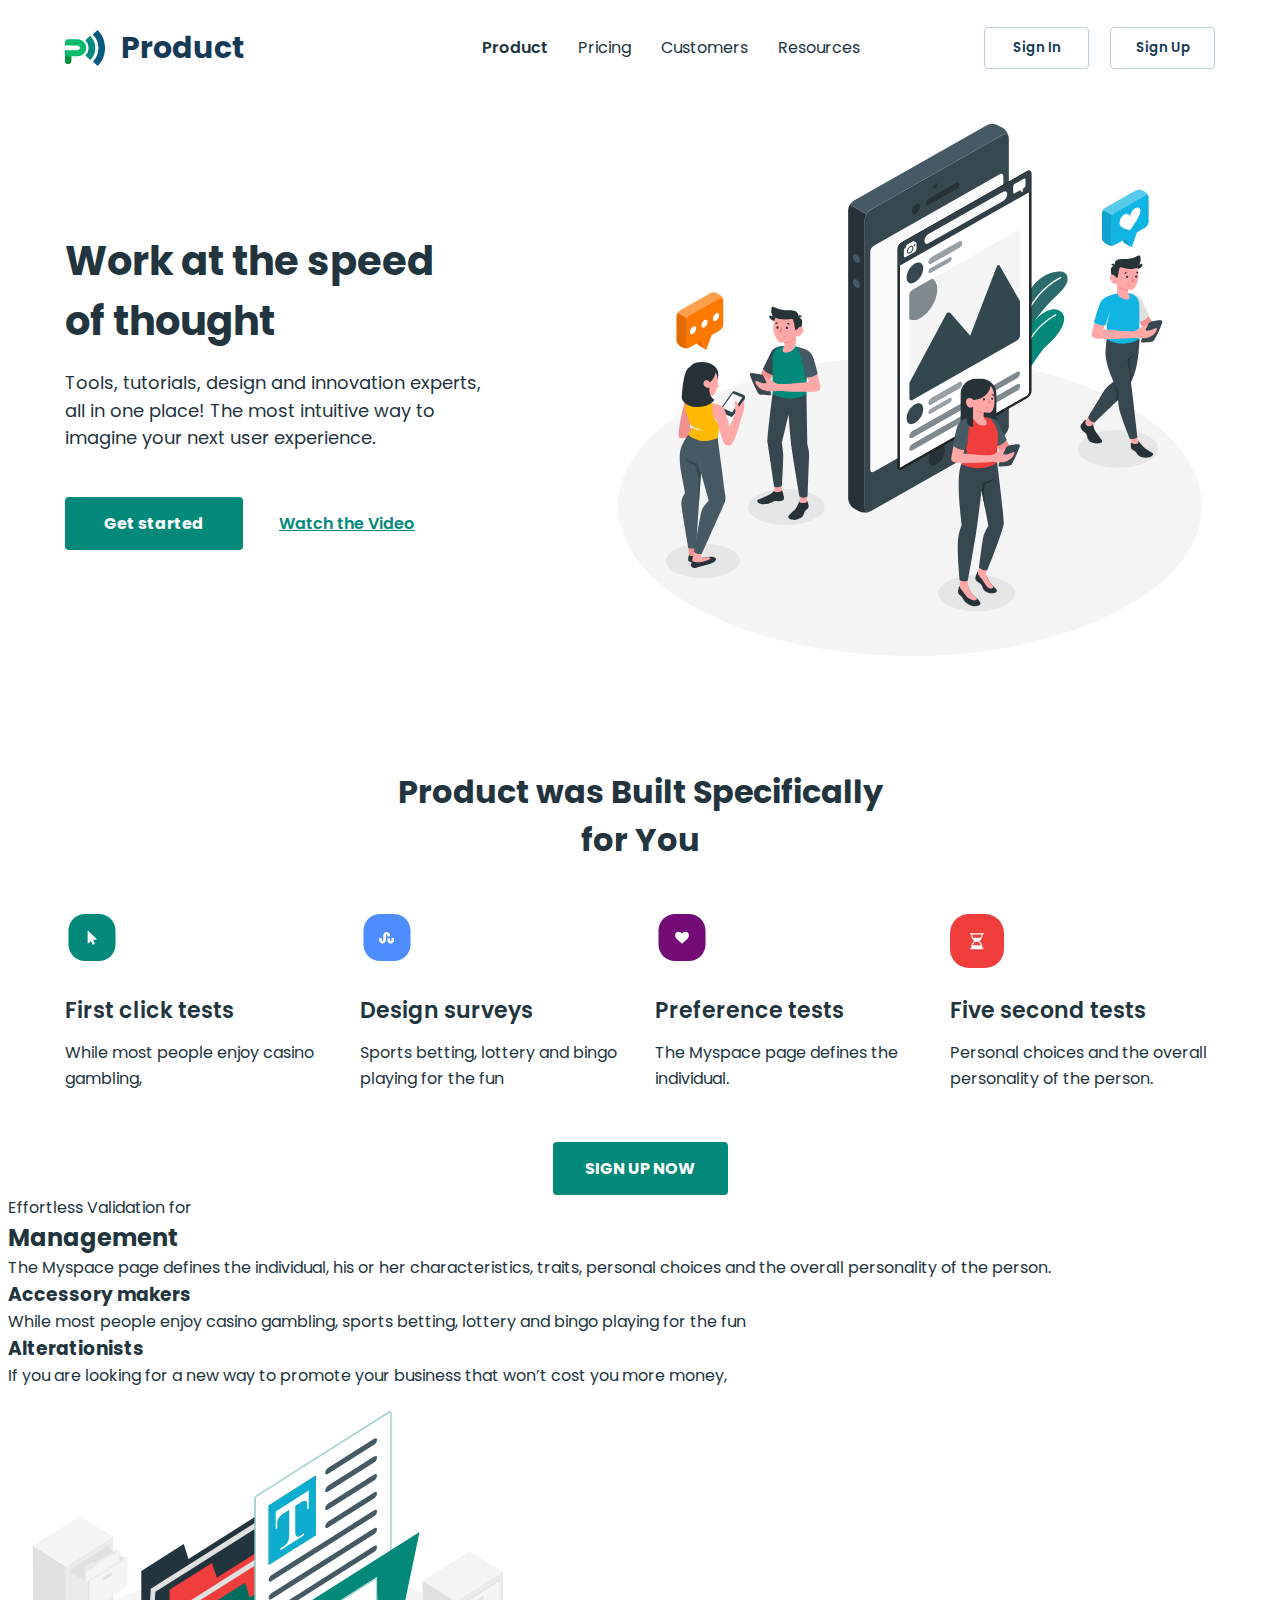
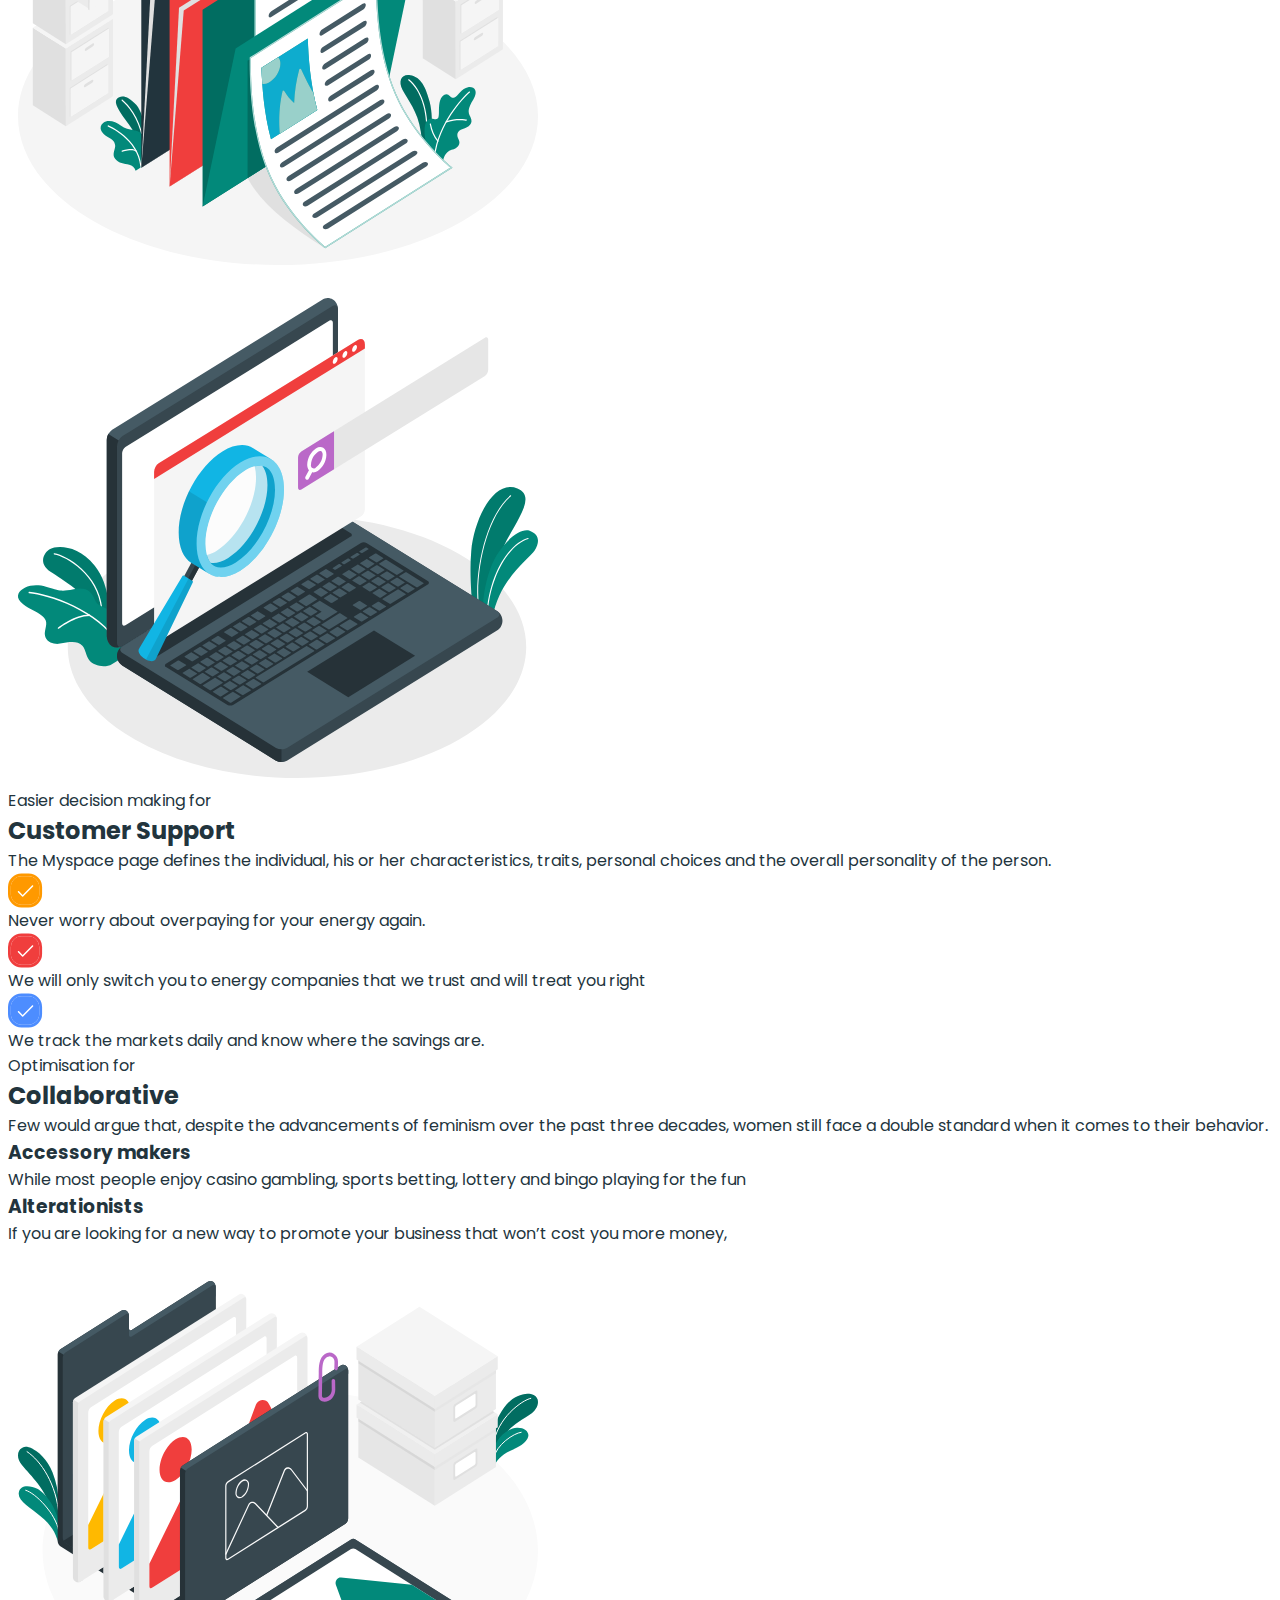
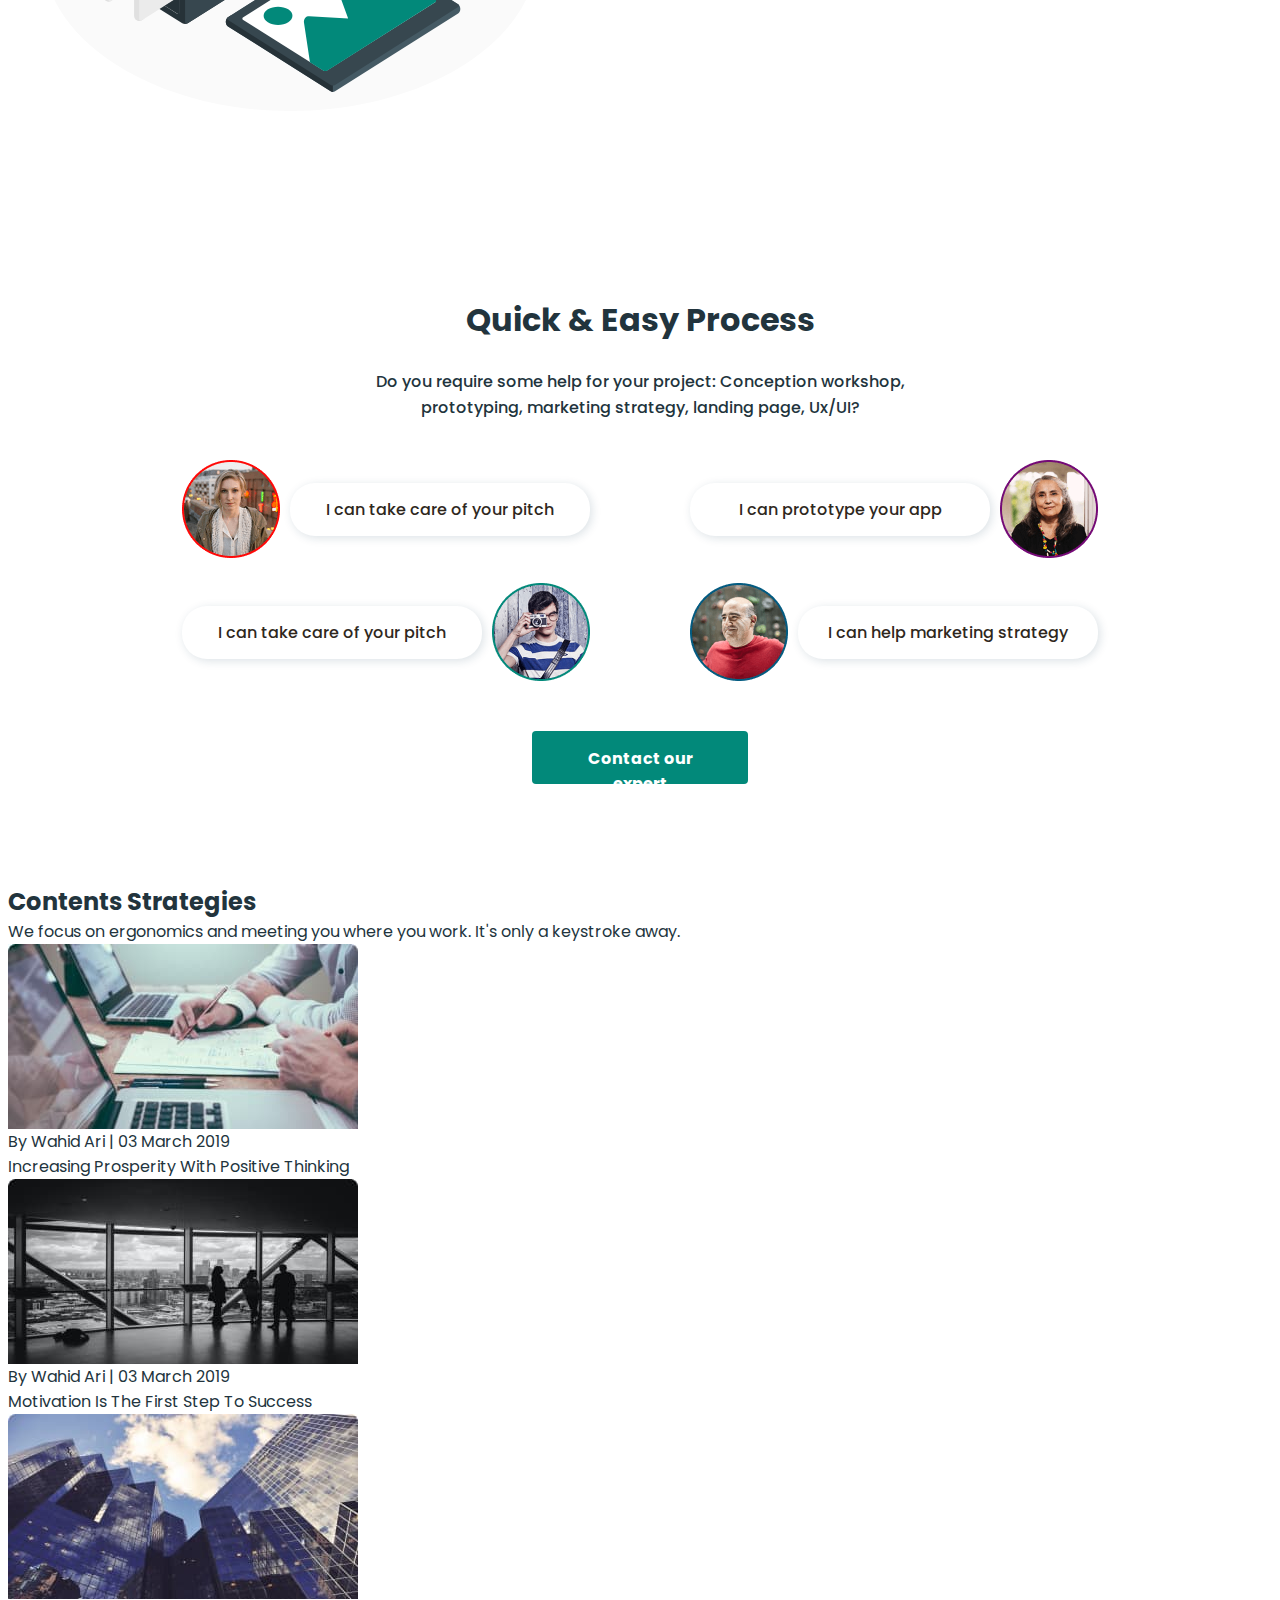
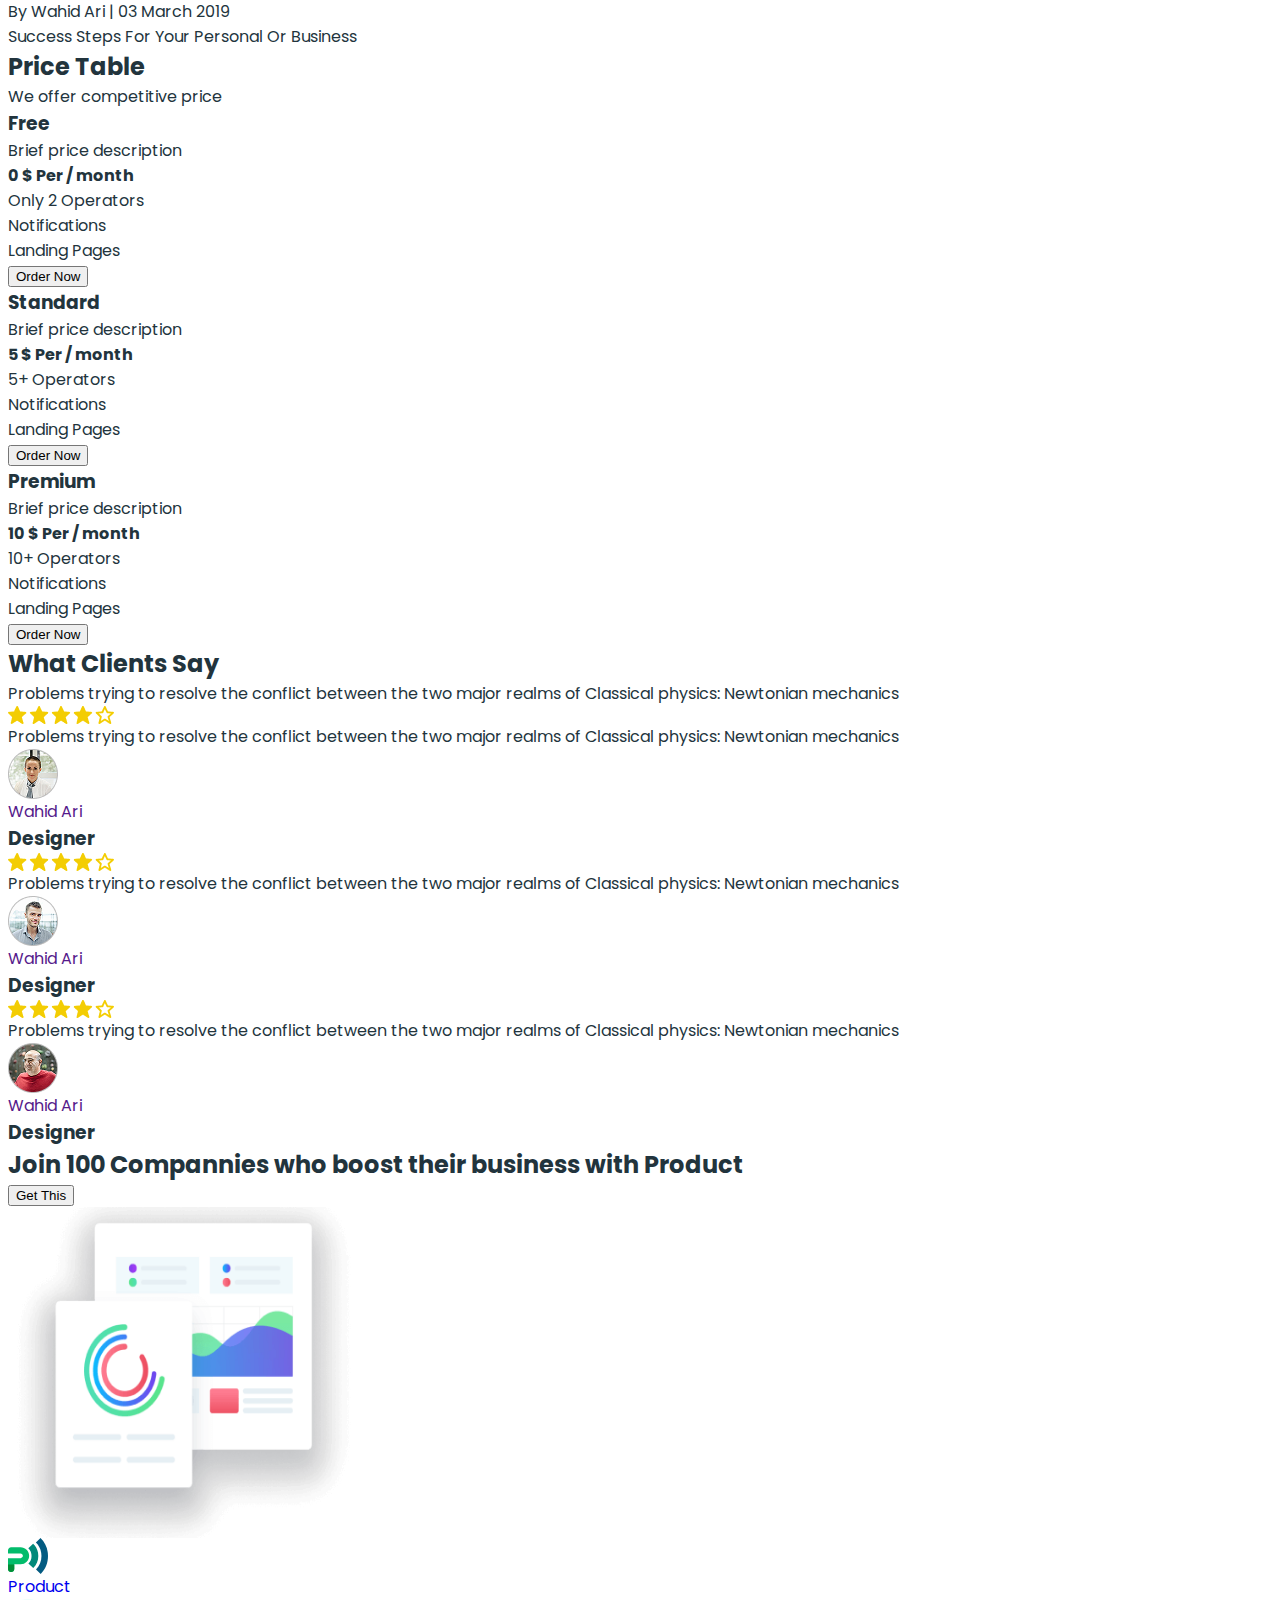
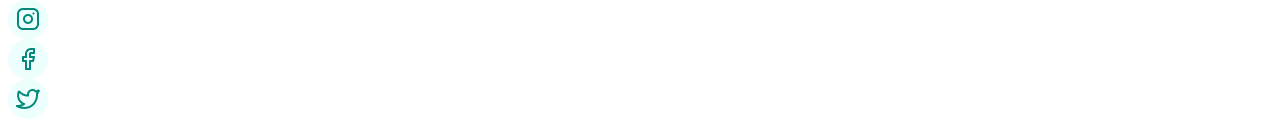
<file: index.html>
<!DOCTYPE html>
<html lang="en">
  <head>
    <meta charset="UTF-8" />
    <meta name="viewport" content="width=device-width, initial-scale=1.0" />
    <title>Business promotion</title>
    <link
      rel="stylesheet"
      href="https://cdnjs.cloudflare.com/ajax/libs/modern-normalize/3.0.1/modern-normalize.min.css"
      integrity="sha512-q6WgHqiHlKyOqslT/lgBgodhd03Wp4BEqKeW6nNtlOY4quzyG3VoQKFrieaCeSnuVseNKRGpGeDU3qPmabCANg=="
      crossorigin="anonymous"
      referrerpolicy="no-referrer"
    />
    <link rel="preconnect" href="https://fonts.googleapis.com" />
    <link rel="preconnect" href="https://fonts.gstatic.com" crossorigin />
    <link
      href="https://fonts.googleapis.com/css2?family=Asap:wght@500&family=Inter:opsz,wght@14..32,100..900&family=Montserrat:wght@100..900&family=Poppins:wght@400;500;600;700;800&family=Roboto:wght@100..900&display=swap"
      rel="stylesheet"
    />
    <link rel="stylesheet" href="./css/styles.css" />
  </head>

  <body>
    <header class="header">
      <div class="container header-container">
        <a href="./index.html" class="logo"
          ><img
            src="images/logo.svg"
            alt="logo"
            width="40"
            height="36"
          />Product</a
        >
        <nav class="header-nav">
          <ul class="header-nav-list">
            <li class="header-nav-item">
              <a class="header-nav-link current" href="./index.html">Product</a>
            </li>
            <li class="header-nav-item">
              <a class="header-nav-link" href="./pricing.html">Pricing</a>
            </li>
            <li class="header-nav-item">
              <a class="header-nav-link" href="./customers.html">Customers</a>
            </li>
            <li class="header-nav-item">
              <a class="header-nav-link" href="">Resources</a>
            </li>
          </ul>
        </nav>
        <ul class="header-btn-list">
          <li class="header-btn-item">
            <button class="header-btn" type="button">Sign In</button>
          </li>
          <li class="header-btn-item">
            <button class="header-btn" type="button">Sign Up</button>
          </li>
        </ul>
      </div>
    </header>

    <main>
      <section class="hero">
        <div class="container hero-container">
          <div>
            <h1 class="hero-title">Work at the speed of thought</h1>
            <p class="hero-text">
              Tools, tutorials, design and innovation experts, all in one place!
              The most intuitive way to imagine your next user experience.
            </p>
            <ul class="hero-btn-list">
              <li>
                <button class="hero-btn-start" type="button">
                  Get started
                </button>
              </li>
              <li>
                <button class="hero-btn-video" type="button">
                  Watch the Video
                </button>
              </li>
            </ul>
          </div>
          <img
            src="./images/hero-img.svg"
            alt="hero-img"
            width="610"
            height="555"
          />
        </div>
      </section>

      <section class="products">
        <div class="container">
          <h2 class="products-title">Product was Built Specifically for You</h2>
          <ul class="products-list">
            <li class="products-item">
              <img
                class="products-icon"
                src="./images/icon-1.svg"
                alt="icon-1"
                width="54"
                height="54"
              />
              <h3 class="products-title-text">First click tests</h3>
              <p class="products-text">
                While most people enjoy casino gambling,
              </p>
            </li>
            <li class="products-item">
              <img
                class="products-icon"
                src="./images/icon-2.svg"
                alt="icon-2"
                width="54"
                height="54"
              />
              <h3 class="products-title-text">Design surveys</h3>
              <p class="products-text">
                Sports betting, lottery and bingo playing for the fun
              </p>
            </li>
            <li class="products-item">
              <img
                class="products-icon"
                src="./images/icon-3.svg"
                alt="icon-3"
                width="54"
                height="54"
              />
              <h3 class="products-title-text">Preference tests</h3>
              <p class="products-text">
                The Myspace page defines the individual.
              </p>
            </li>
            <li class="products-item">
              <img
                class="products-icon"
                src="./images/icon-4.svg"
                alt="icon-4"
                width="54"
                height="54"
              />
              <h3 class="products-title-text">Five second tests</h3>
              <p class="products-text">
                Personal choices and the overall personality of the person.
              </p>
            </li>
          </ul>
          <button class="products-btn" type="button">sign up now</button>
        </div>
      </section>

      <section>
        <p>Effortless Validation for</p>
        <h2>Management</h2>
        <p>
          The Myspace page defines the individual, his or her characteristics,
          traits, personal choices and the overall personality of the person.
        </p>
        <ul>
          <li>
            <h3>Accessory makers</h3>
            <p>
              While most people enjoy casino gambling, sports betting, lottery
              and bingo playing for the fun
            </p>
          </li>
          <li>
            <h3>Alterationists</h3>
            <p>
              If you are looking for a new way to promote your business that
              won’t cost you more money,
            </p>
          </li>
        </ul>
        <img
          src="./images/management-img.svg"
          alt="management"
          width="540"
          height="500"
        />
      </section>
    </main>

    <section>
      <img
        src="./images/customer-support/support-img.svg"
        alt="customer-support"
        width="540"
        height="500"
      />
      <p>Easier decision making for</p>
      <h2>Customer Support</h2>
      <p>
        The Myspace page defines the individual, his or her characteristics,
        traits, personal choices and the overall personality of the person.
      </p>
      <ul>
        <li>
          <img
            src="./images/customer-support/icon-orange.svg"
            alt="icon-orange"
            width="35"
            height="35"
          />
          <p>Never worry about overpaying for your energy again.</p>
        </li>
        <li>
          <img
            src="./images/customer-support/icon-red.svg"
            alt="icon-red"
            width="35"
            height="35"
          />
          <p>
            We will only switch you to energy companies that we trust and will
            treat you right
          </p>
        </li>
        <li>
          <img
            src="./images/customer-support/icon-blue.svg"
            alt="icon-blue"
            width="35"
            height="35"
          />
          <p>We track the markets daily and know where the savings are.</p>
        </li>
      </ul>
    </section>

    <section>
      <p>Optimisation for</p>
      <h2>Collaborative</h2>
      <p>
        Few would argue that, despite the advancements of feminism over the past
        three decades, women still face a double standard when it comes to their
        behavior.
      </p>
      <ul>
        <li>
          <h3>Accessory makers</h3>
          <p>
            While most people enjoy casino gambling, sports betting, lottery and
            bingo playing for the fun
          </p>
        </li>
        <li>
          <h3>Alterationists</h3>
          <p>
            If you are looking for a new way to promote your business that won’t
            cost you more money,
          </p>
        </li>
      </ul>
      <img
        src="./images/collaboration-img.svg"
        alt="collaboration"
        width="540"
        height="500"
      />
    </section>

    <!-- region Quick Easy -->
    <section class="q-section">
      <div class="q-container">
        <h2 class="q-title">Quick & Easy Process</h2>
        <p class="q-text">
          Do you require some help for your project: Conception workshop,
          prototyping, marketing strategy, landing page, Ux/UI?
        </p>
        <ul class="q-list">
          <li class="q-item">
            <img
              class="q-photo"
              src="./images/av1.png"
              alt="av1"
              width="98"
              height="98"
            />
            <p class="q-item-text">I can take care of your pitch</p>
          </li>
          <li class="q-item">
            <img
              class="q-photo"
              src="./images/av2.png"
              alt="av2"
              width="98"
              height="98"
            />
            <p class="q-item-text">I can prototype your app</p>
          </li>
          <li class="q-item">
            <img
              class="q-photo"
              src="./images/av3.png"
              alt="av3"
              width="98"
              height="98"
            />
            <p class="q-item-text">I can take care of your pitch</p>
          </li>
          <li class="q-item">
            <img
              class="q-photo"
              src="./images/av4.png"
              alt="av4"
              width="98"
              height="98"
            />
            <p class="q-item-text">I can help marketing strategy</p>
          </li>
        </ul>
        <button class="q-button" type="button">Contact our expert</button>
      </div>
    </section>

    <!-- #endregion Quick Easy -->

    <section>
      <h2>Contents Strategies</h2>
      <p>
        We focus on ergonomics and meeting you where you work. It's only a
        keystroke away.
      </p>
      <ul>
        <li>
          <img
            src="./images/content-strategies/photo1.jpg"
            alt="content-one"
            width="350"
            height="185"
          />
          <p>By Wahid Ari | 03 March 2019</p>
          <p>Increasing Prosperity With Positive Thinking</p>
        </li>
        <li>
          <img
            src="./images/content-strategies/photo2.jpg"
            alt="content-two"
            width="350"
            height="185"
          />
          <p>By Wahid Ari | 03 March 2019</p>
          <p>Motivation Is The First Step To Success</p>
        </li>
        <li>
          <img
            src="./images/content-strategies/photo3.jpg"
            alt="content-three"
            width="350"
            height="185"
          />
          <p>By Wahid Ari | 03 March 2019</p>
          <p>Success Steps For Your Personal Or Business</p>
        </li>
      </ul>
    </section>

    <section>
      <h2>Price Table</h2>
      <p>We offer competitive price</p>
      <ul>
        <li>
          <h3>Free</h3>
          <p>Brief price description</p>
          <h4>0 $ Per / month</h4>
          <ul>
            <li>
              <p>Only 2 Operators</p>
            </li>
            <li>
              <p>Notifications</p>
            </li>
            <li>
              <p>Landing Pages</p>
            </li>
          </ul>
          <button type="button">Order Now</button>
        </li>
        <li>
          <h3>Standard</h3>
          <p>Brief price description</p>
          <h4>5 $ Per / month</h4>
          <ul>
            <li>
              <p>5+ Operators</p>
            </li>
            <li>
              <p>Notifications</p>
            </li>
            <li>
              <p>Landing Pages</p>
            </li>
          </ul>
          <button type="button">Order Now</button>
        </li>
        <li>
          <h3>Premium</h3>
          <p>Brief price description</p>
          <h4>10 $ Per / month</h4>
          <ul>
            <li><p>10+ Operators</p></li>
            <li><p>Notifications</p></li>
            <li>
              <p>Landing Pages</p>
            </li>
          </ul>
          <button type="button">Order Now</button>
        </li>
      </ul>
    </section>

    <section>
      <h2>What Clients Say</h2>
      <p>
        Problems trying to resolve the conflict between the two major realms of
        Classical physics: Newtonian mechanics
      </p>
      <ul>
        <li>
          <img src="./images/Group 204.png" alt="" width="106" height="18" />
          <p>
            Problems trying to resolve the conflict between the two major realms
            of Classical physics: Newtonian mechanics
          </p>
          <img
            src="./images/clients/client1.png"
            alt="clien1"
            width="50"
            height="50"
          /><a href="">Wahid Ari</a>
          <h3>Designer</h3>
        </li>
        <li>
          <img src="./images/Group 204.png" alt="" width="106" height="18" />
          <p>
            Problems trying to resolve the conflict between the two major realms
            of Classical physics: Newtonian mechanics
          </p>
          <img
            src="./images/clients/client2.png"
            alt="client2"
            width="50"
            height="50"
          /><a href="">Wahid Ari</a>
          <h3>Designer</h3>
        </li>
        <li>
          <img src="./images/Group 204.png" alt="" width="106" height="18" />
          <p>
            Problems trying to resolve the conflict between the two major realms
            of Classical physics: Newtonian mechanics
          </p>
          <img
            src="./images/clients/client3.png"
            alt="client3"
            width="50"
            height="50"
          /><a href="">Wahid Ari</a>
          <h3>Designer</h3>
        </li>
      </ul>
    </section>

    <section>
      <h2>Join 100 Compannies who boost their business with Product</h2>
      <button type="button">Get This</button>
      <img src="./images/graphics.png" alt="" width="351" height="331" />
    </section>

    <footer>
      <a href="./index.html"
        ><img
          src="images/logo.svg"
          alt="logo"
          width="40"
          height="36"
        />Product</a
      >
      <nav>
        <ul>
          <li>
            <a href=""
              ><img
                src="./images/footer/insta.png"
                alt="instagram"
                width="40"
                height="40"
            /></a>
          </li>
          <li>
            <a href=""
              ><img
                src="./images/footer/fb.png"
                alt="facebook"
                width="40"
                height="40"
            /></a>
          </li>
          <li>
            <a href=""
              ><img
                src="./images/footer/twit.png"
                alt="twitter"
                width="40"
                height="40"
            /></a>
          </li>
        </ul>
      </nav>
    </footer>
  </body>
</html>
</file>
<file: css/styles.css>
body {
    font-family: "Poppins", sans-serif;
    color: #22343d;
    background-color: #fff;
}
ul, ol {
    list-style: none;
    margin: 0;
    padding-left: 0;
}
a {
    text-decoration: none;
}
img {
    display: block;
}
h1, h2, h3, h4, h5, h6, p {
    margin: 0;
}
button {
    cursor: pointer;
}
.container {
    width: 1150px;
    padding: 0 20px;
    margin: 0 auto;
}

/* Header */
.header {}

.header-container {
    display: flex;
    align-items: center;
}

.logo {
    display: flex;
    align-items: center;
    gap: 16px;
    margin-right: 237px;
    font-weight: 700;
    font-size: 30px;
    line-height: 0.93;
    color: #173a56;
}

.header-nav {
    margin-right: auto;
}

.header-nav-list {
    display: flex;
    gap: 30px;
    
}
.current {
    font-weight: 600;
}
.header-nav-item {}

.header-nav-link {
    display: block;
    line-height: 1.75;
    color: #22343d;
    padding: 26px 0;
}

.header-btn-list {
    display: flex;
    gap: 21px;
}

.header-btn-item {}

.header-btn {
    font-family: inherit;
    font-weight: 600;
    text-align: center;
    color: #173a56;
    border: 1px solid #bcd0e5;
    border-radius: 4px;
    min-width: 105px;
    height: 42px;
    background-color: transparent;
}
.header-btn:focus,
.header-btn:hover {
    background-color: #02897a;
    color: #fff;
    border: none;
}

/* Hero */
.hero {
    padding-top: 25px;
    padding-bottom: 100px;
}

.hero-container {
    display: flex;
    align-items: center;
    justify-content: space-between;
}

.container {}

.hero-title {
    max-width: 390px;
    font-weight: 700;
    font-size: 40px;
    line-height: 1.5;
    color: #22343d;
    margin-bottom: 18px;
}

.hero-text {
    font-size: 18px;
    line-height: 1.55;
    color: #22343d;
    max-width: 430px;
    margin-bottom: 45px;
}

.hero-btn-list {
    display: flex;
    gap: 30px;
    align-items: center;
}

.hero-btn-start {
    font-family: inherit;
    font-weight: 700;
    font-size: 16px;
    color: #fff;
    border-radius: 4px;
    min-width: 178px;
    height: 53px;
    background-color: #02897a;
    border: none;
}

.hero-btn-video {
    font-family: inherit;
    font-weight: 600;
    font-size: 16px;
    text-decoration: underline;
    text-decoration-skip-ink: none;
    color: #02897a;
    border: none;
    background-color: transparent;
}

/* Products */
.products {
    margin-left: auto;
    margin-right: auto;
    
}

.container {}

.products-title {
    text-align: center;
    margin-right: auto;
    margin-left: auto;
    max-width: 500px; 
    font-weight: 700;
    font-size: 32px;
    color: #22343d;
    margin-bottom: 50px;
}

.products-list {
    display: flex;
    gap: 30px;
    margin-bottom: 50px;
}

.products-item {
    width: calc((100% - 90px) / 4);
    
}

.products-icon {
margin-bottom: 26px;
}
.products-title-text {
    font-weight: 600;
    font-size: 22px;
    color: #22343d;
    margin-bottom: 13px;
}
.products-text {
    line-height: 1.625;
    color: #22343d;
}
.products-btn {
    display: block;
    margin-right: auto;
    margin-left: auto;
    font-family: inherit;
    text-transform: uppercase;
    font-weight: 700;
    font-size: 16px;
    color: #fff;
    border: none;
    border-radius: 4px;
    min-width: 175px;
    height: 53px;
    background-color: #02897a;
}

/* Quick Easy */
.q-section {
    padding-top: 150px;
    padding-bottom: 100px;
    margin-right: auto;
    margin-left: auto;
}
.q-container {
    width: 956px;
    margin-right: auto;
        margin-left: auto;
}
.q-title {
    font-weight: 700;
    font-size: 32px;
    text-align: center;
    color: #22343d;
    margin-bottom: 25px;
}

.q-text {
    font-weight: 500;
    font-size: 16px;
    line-height: 1.6;
    text-align: center;
    color: #22343d;
    max-width: 542px;
    margin-left: auto;
    margin-right: auto;
    margin-bottom: 40px;
}

.q-list {
    display: flex;
    flex-wrap: wrap;
    justify-content: center;
    gap: 25px 100px;
    
}


.q-item {
    display: flex;
    align-items: center;
    gap: 10px;
    width: 408px;
}
.q-item:nth-child(2) {
    flex-direction: row-reverse;
}
.q-item:nth-child(3) {
    flex-direction: row-reverse;
}
.q-photo {}

.q-item-text {
    font-weight: 500;
    font-size: 16px;
    text-align: center;
    color: #2f281e;
    box-shadow: 2px 2px 10px 0 rgba(23, 58, 86, 0.15);
    border-radius: 25px;
    padding: 14px 20px;
    width: 281px;
}

.q-button {
    display: block;
    margin-top: 50px;
    margin-right: auto;
    margin-left: auto;
    padding: 15px 30px;
    font-family: inherit;
    border-radius: 4px;
    border: none;
    max-width: 216px;
    height: 53px;    
    background: #02897a;
    font-weight: 700;
    font-size: 16px;
    color: #fff;
}
</file>
